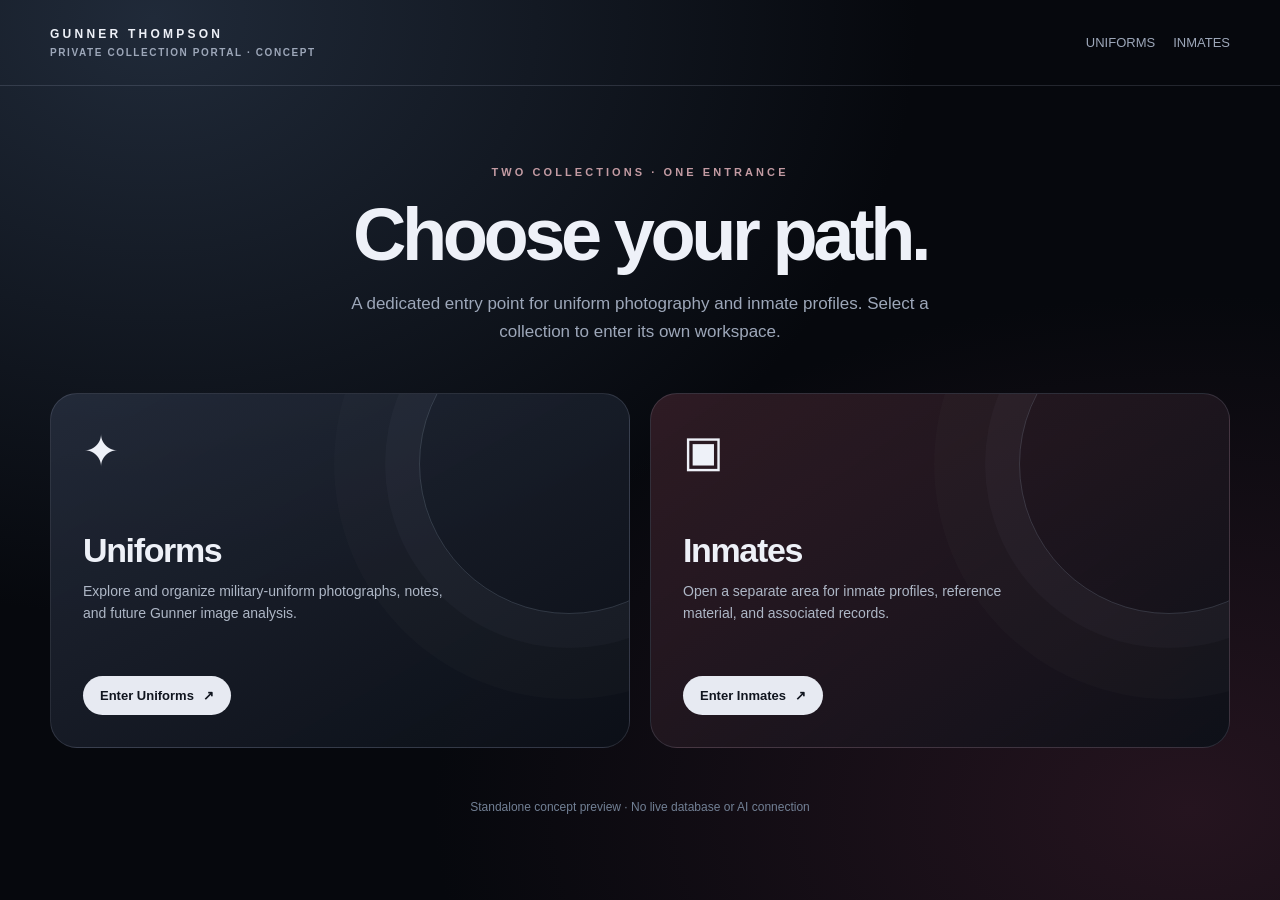
<file: index.html>
<!doctype html><html lang="en"><head><meta charset="utf-8"><meta name="viewport" content="width=device-width,initial-scale=1"><meta name="theme-color" content="#06080d"><title>Gunner Thompson | Choose a Collection</title><link rel="stylesheet" href="style.css"></head><body>
<header class="top"><a class="brand" href="index.html">GUNNER THOMPSON<small>PRIVATE COLLECTION PORTAL · CONCEPT</small></a><nav class="nav"><a href="uniforms.html">UNIFORMS</a><a href="inmates.html">INMATES</a></nav></header>
<main class="wrap"><section class="hero"><div class="eyebrow">Two collections · One entrance</div><h1>Choose your path.</h1><p>A dedicated entry point for uniform photography and inmate profiles. Select a collection to enter its own workspace.</p></section><section class="fork" aria-label="Choose a collection">
<a class="option" href="uniforms.html"><div class="orb"></div><div class="emblem" aria-hidden="true">✦</div><h2>Uniforms</h2><p>Explore and organize military-uniform photographs, notes, and future Gunner image analysis.</p><span class="pill">Enter Uniforms <span aria-hidden="true">↗</span></span></a>
<a class="option" href="inmates.html"><div class="orb"></div><div class="emblem" aria-hidden="true">▣</div><h2>Inmates</h2><p>Open a separate area for inmate profiles, reference material, and associated records.</p><span class="pill">Enter Inmates <span aria-hidden="true">↗</span></span></a>
</section></main><footer class="foot">Standalone concept preview · No live database or AI connection</footer></body></html>
</file>
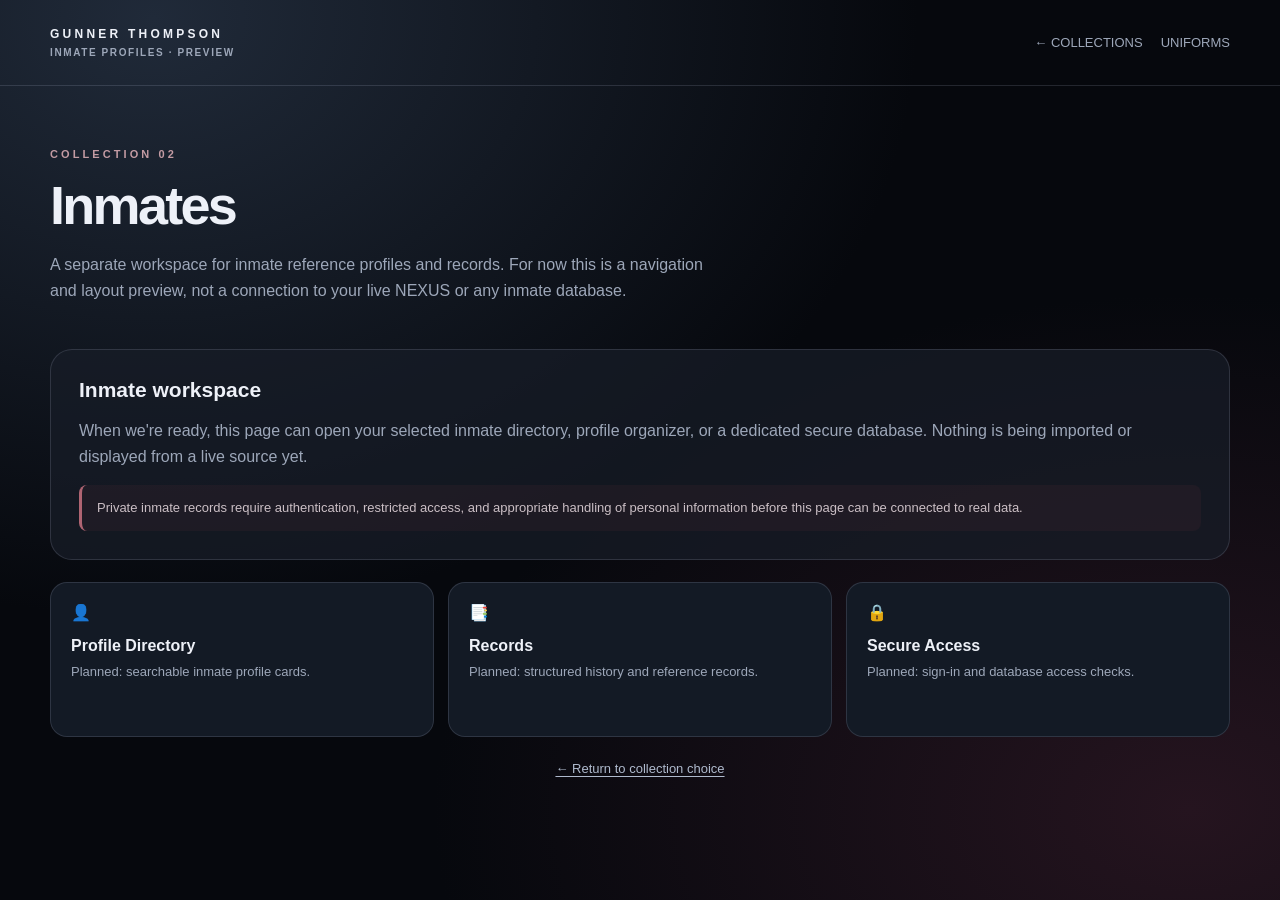
<file: inmates.html>
<!doctype html><html lang="en"><head><meta charset="utf-8"><meta name="viewport" content="width=device-width,initial-scale=1"><meta name="theme-color" content="#06080d"><title>Inmates | Gunner Thompson</title><link rel="stylesheet" href="style.css"></head><body><header class="top"><a class="brand" href="index.html">GUNNER THOMPSON<small>INMATE PROFILES · PREVIEW</small></a><nav class="nav"><a href="index.html">← COLLECTIONS</a><a href="uniforms.html">UNIFORMS</a></nav></header><main class="wrap"><section class="pagehead"><div class="eyebrow">Collection 02</div><h1>Inmates</h1><p>A separate workspace for inmate reference profiles and records. For now this is a navigation and layout preview, not a connection to your live NEXUS or any inmate database.</p></section><section class="panel"><h2>Inmate workspace</h2><p>When we're ready, this page can open your selected inmate directory, profile organizer, or a dedicated secure database. Nothing is being imported or displayed from a live source yet.</p><div class="notice">Private inmate records require authentication, restricted access, and appropriate handling of personal information before this page can be connected to real data.</div></section><section class="grid"><div class="tile">👤<strong>Profile Directory</strong><span>Planned: searchable inmate profile cards.</span></div><div class="tile">📑<strong>Records</strong><span>Planned: structured history and reference records.</span></div><div class="tile">🔒<strong>Secure Access</strong><span>Planned: sign-in and database access checks.</span></div></section><p class="foot"><a class="inline" href="index.html">← Return to collection choice</a></p></main></body></html>
</file>
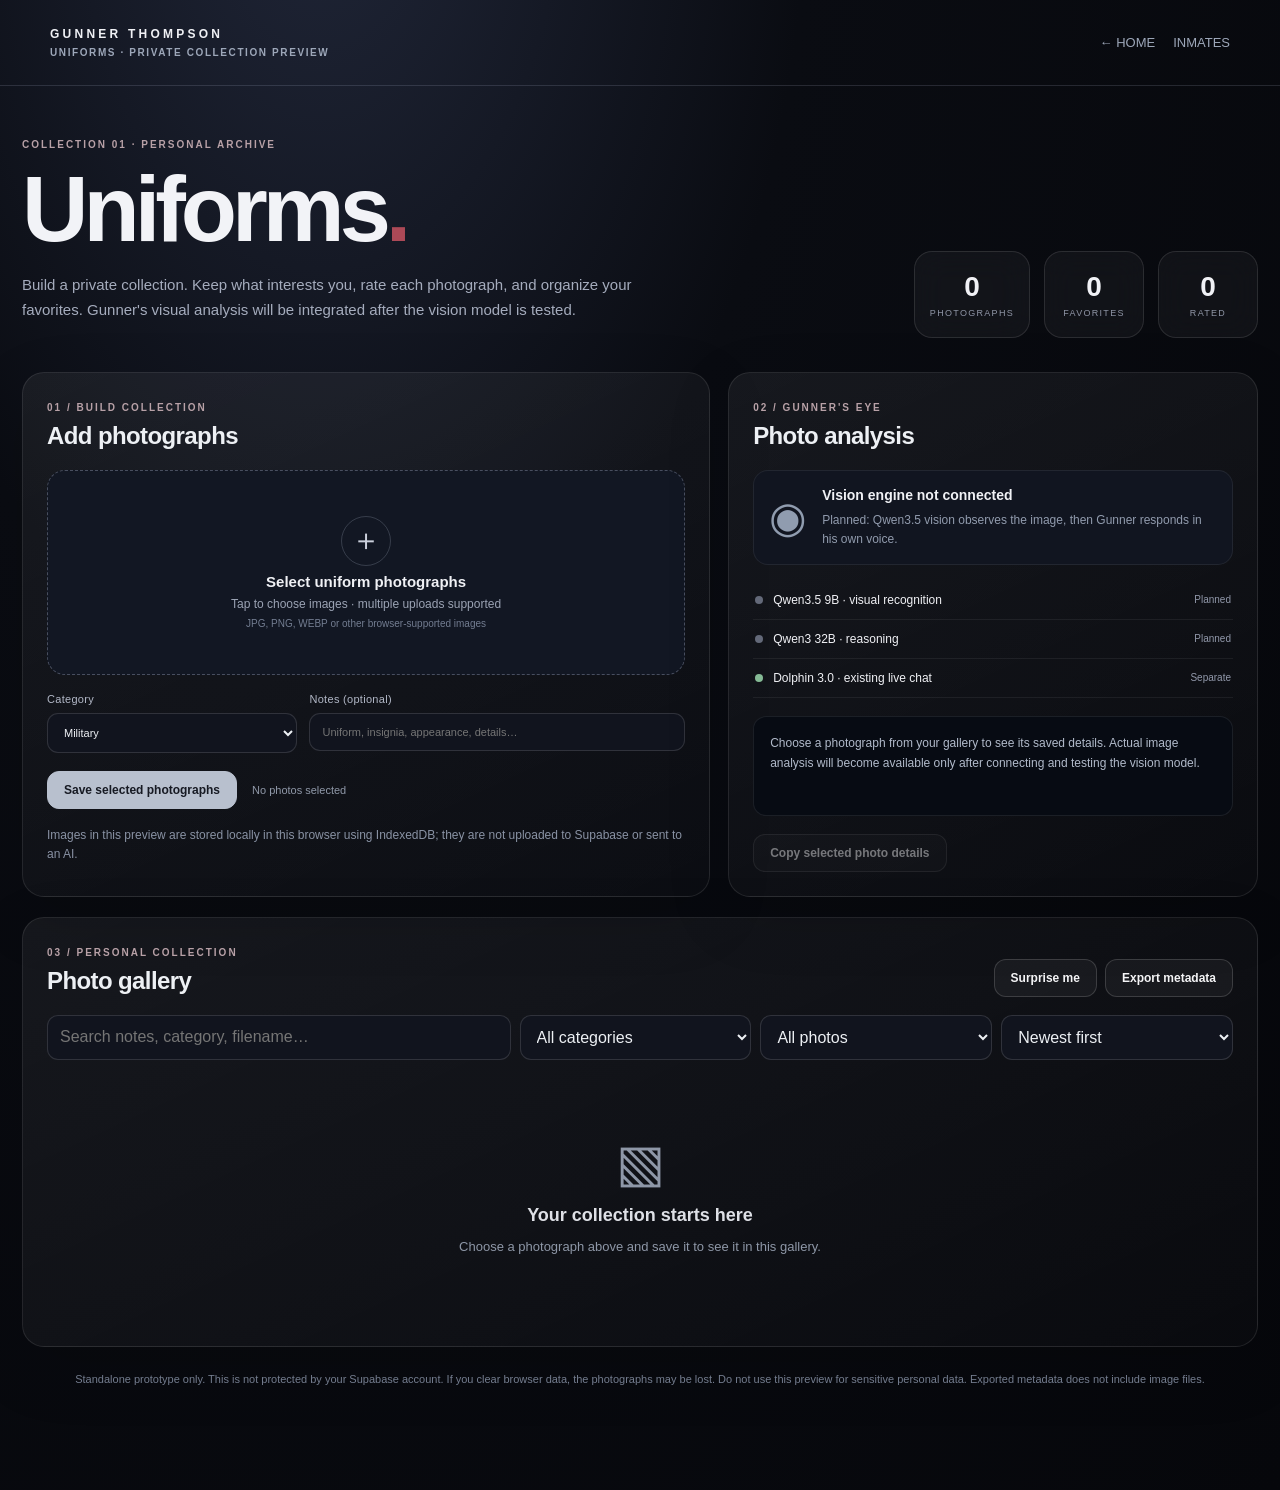
<file: uniforms.html>
<!doctype html>
<html lang="en"><head><meta charset="utf-8"><meta name="viewport" content="width=device-width,initial-scale=1"><meta name="theme-color" content="#080a0f"><title>Uniforms | Gunner Thompson</title><link rel="stylesheet" href="style.css"><link rel="stylesheet" href="uniforms.css"></head>
<body><header class="top"><a class="brand" href="index.html">GUNNER THOMPSON<small>UNIFORMS · PRIVATE COLLECTION PREVIEW</small></a><nav class="nav"><a href="index.html">← HOME</a><a href="inmates.html">INMATES</a></nav></header>
<main class="uniform-shell">
  <div class="uniform-hero"><div><div class="eyebrow">COLLECTION 01 · PERSONAL ARCHIVE</div><h1>Uniforms<span class="hero-dot">.</span></h1><p>Build a private collection. Keep what interests you, rate each photograph, and organize your favorites. Gunner's visual analysis will be integrated after the vision model is tested.</p></div><div class="hero-metrics"><div><strong id="totalCount">0</strong><span>PHOTOGRAPHS</span></div><div><strong id="favoriteCount">0</strong><span>FAVORITES</span></div><div><strong id="ratedCount">0</strong><span>RATED</span></div></div></div>
  <div class="un-grid">
  <section class="un-panel upload-panel"><div class="panel-heading"><span class="panel-kicker">01 / BUILD COLLECTION</span><h2>Add photographs</h2></div><label class="drop" id="dropZone" for="photoInput" tabindex="0"><span class="drop-icon">＋</span><strong>Select uniform photographs</strong><span>Tap to choose images · multiple uploads supported</span><small>JPG, PNG, WEBP or other browser-supported images</small></label><input id="photoInput" type="file" accept="image/*" multiple hidden><div class="upload-fields"><label>Category<select id="newCategory"><option>Military</option><option>Marine Corps</option><option>Navy</option><option>Army</option><option>Air Force</option><option>Law Enforcement</option><option>Corrections</option><option>Other</option></select></label><label>Notes (optional)<input id="newNotes" placeholder="Uniform, insignia, appearance, details…"></label></div><div class="upload-actions"><button class="un-btn primary" id="savePhotos">Save selected photographs</button><span id="selectedLabel">No photos selected</span></div><p class="un-muted">Images in this preview are stored locally in this browser using IndexedDB; they are not uploaded to Supabase or sent to an AI.</p></section>
  <section class="un-panel insight-panel"><div class="panel-heading"><span class="panel-kicker">02 / GUNNER'S EYE</span><h2>Photo analysis</h2></div><div class="insight-top"><div class="insight-orb">◉</div><div><strong>Vision engine not connected</strong><p>Planned: Qwen3.5 vision observes the image, then Gunner responds in his own voice.</p></div></div><div class="engine-list"><div><span class="engine-dot off"></span>Qwen3.5 9B · visual recognition <em>Planned</em></div><div><span class="engine-dot off"></span>Qwen3 32B · reasoning <em>Planned</em></div><div><span class="engine-dot on"></span>Dolphin 3.0 · existing live chat <em>Separate</em></div></div><div class="insight-output" id="analysisOutput">Choose a photograph from your gallery to see its saved details. Actual image analysis will become available only after connecting and testing the vision model.</div><button class="un-btn subtle" id="copyDetails" disabled>Copy selected photo details</button></section>
  </div>
  <section class="un-panel gallery-panel"><div class="gallery-title"><div><span class="panel-kicker">03 / PERSONAL COLLECTION</span><h2>Photo gallery</h2></div><div class="gallery-actions"><button class="un-btn subtle" id="randomBtn">Surprise me</button><button class="un-btn subtle" id="exportBtn">Export metadata</button></div></div><div class="filters"><input id="search" type="search" placeholder="Search notes, category, filename…" aria-label="Search photos"><select id="categoryFilter" aria-label="Filter category"><option value="all">All categories</option><option>Military</option><option>Marine Corps</option><option>Navy</option><option>Army</option><option>Air Force</option><option>Law Enforcement</option><option>Corrections</option><option>Other</option></select><select id="viewFilter" aria-label="Filter ratings"><option value="all">All photos</option><option value="favorites">Favorites</option><option value="rated">Rated</option><option value="unrated">Unrated</option><option value="hidden">Hidden</option></select><select id="sort" aria-label="Sort photos"><option value="new">Newest first</option><option value="old">Oldest first</option><option value="rating">Highest rated</option></select></div><div id="gallery" class="photo-grid" aria-live="polite"></div><div id="empty" class="empty-state"><span>▧</span><h3>Your collection starts here</h3><p>Choose a photograph above and save it to see it in this gallery.</p></div></section>
  <p class="privacy-note">Standalone prototype only. This is not protected by your Supabase account. If you clear browser data, the photographs may be lost. Do not use this preview for sensitive personal data. Exported metadata does not include image files.</p>
</main>
<dialog id="photoDialog" class="photo-dialog"><button class="close-dialog" id="closeDialog" aria-label="Close">×</button><div class="dialog-layout"><div class="dialog-image"><img id="dialogImg" alt="Selected uniform photograph"></div><div class="dialog-info"><span class="panel-kicker">PHOTOGRAPH RECORD</span><h2 id="dialogName">Photograph</h2><div id="dialogCategory" class="category-pill"></div><p id="dialogDate" class="un-muted"></p><label>Category<select id="editCategory"><option>Military</option><option>Marine Corps</option><option>Navy</option><option>Army</option><option>Air Force</option><option>Law Enforcement</option><option>Corrections</option><option>Other</option></select></label><label>Personal notes<textarea id="editNotes" rows="4" placeholder="What stands out to you?"></textarea></label><div class="rating-heading">YOUR RATING <strong id="ratingValue">Not rated</strong></div><div class="rating-stars" id="stars"><button data-star="1" aria-label="Rate 1 star">★</button><button data-star="2" aria-label="Rate 2 stars">★</button><button data-star="3" aria-label="Rate 3 stars">★</button><button data-star="4" aria-label="Rate 4 stars">★</button><button data-star="5" aria-label="Rate 5 stars">★</button></div><div class="dialog-actions"><button id="favBtn" class="un-btn subtle">♡ Favorite</button><button id="hideBtn" class="un-btn subtle">Hide photo</button><button id="saveDetails" class="un-btn primary">Save changes</button></div><button id="deleteBtn" class="un-btn danger">Delete photograph from local collection</button><div class="dialog-tip">Gunner has not examined this photograph. Your rating is independent of his future opinion.</div></div></div></dialog>
<script src="uniforms.js"></script></body></html>
</file>
<file: style.css>
:root{color-scheme:dark;--bg:#06080d;--panel:rgba(24,29,40,.74);--line:rgba(210,221,244,.14);--text:#eef1f8;--muted:#9da7b9;--red:#bb4355}*{box-sizing:border-box}body{margin:0;font-family:-apple-system,BlinkMacSystemFont,'Segoe UI',sans-serif;background:radial-gradient(ellipse at 12% 2%,#202a39 0%,transparent 48%),radial-gradient(ellipse at 93% 90%,#25141f 0%,transparent 45%),var(--bg);color:var(--text);min-height:100vh}button,a{font:inherit}a{color:inherit;text-decoration:none}.top{display:flex;align-items:center;justify-content:space-between;gap:18px;padding:27px max(24px,calc((100vw - 1180px)/2));border-bottom:1px solid var(--line)}.brand{font-size:12px;letter-spacing:.27em;font-weight:750}.brand small{display:block;letter-spacing:.16em;font-size:10px;color:var(--muted);margin-top:6px}.nav{display:flex;gap:18px;flex-wrap:wrap}.nav a{color:var(--muted);font-size:13px}.nav a:hover{color:#fff}.wrap{width:min(1180px,calc(100% - 40px));margin:auto}.hero{text-align:center;padding:80px 0 48px}.eyebrow{font-size:11px;font-weight:750;letter-spacing:.28em;color:#c39ba3;text-transform:uppercase}.hero h1{font-size:clamp(38px,6.4vw,74px);letter-spacing:-.06em;margin:18px 0 16px;line-height:1.06}.hero p{color:var(--muted);font-size:17px;line-height:1.6;max-width:630px;margin:0 auto}.fork{display:grid;grid-template-columns:repeat(2,minmax(0,1fr));gap:20px;padding-bottom:40px}.option{display:flex;flex-direction:column;position:relative;min-height:355px;overflow:hidden;border:1px solid var(--line);background:linear-gradient(150deg,rgba(42,50,67,.74),rgba(12,16,24,.88));border-radius:27px;padding:32px;transition:transform .2s,border-color .2s,box-shadow .2s}.option:hover{transform:translateY(-5px);border-color:rgba(226,232,246,.4);box-shadow:0 24px 55px #0008}.option:nth-child(2){background:linear-gradient(145deg,rgba(63,35,45,.7),rgba(12,16,24,.89))}.orb{position:absolute;right:-90px;top:-80px;width:300px;height:300px;border:1px solid #a3b3c637;border-radius:50%;box-shadow:0 0 0 34px #afbdcd08,0 0 0 85px #afbdcd05;pointer-events:none}.option .emblem{font-size:43px;margin-bottom:55px}.option h2{font-size:34px;letter-spacing:-.04em;margin:0 0 10px}.option p{font-size:14px;color:#aeb7c6;line-height:1.6;max-width:370px;margin:0 0 28px}.pill{display:inline-flex;width:max-content;align-items:center;gap:9px;border-radius:999px;padding:12px 17px;background:#e7eaf2;color:#10151f;font-weight:720;font-size:13px;margin-top:auto}.foot{text-align:center;color:#728095;font-size:12px;padding:12px 16px 35px}.pagehead{padding:62px 0 30px}.pagehead h1{font-size:clamp(32px,5vw,54px);letter-spacing:-.05em;margin:14px 0}.pagehead p{max-width:660px;color:var(--muted);line-height:1.6}.panel{background:var(--panel);border:1px solid var(--line);border-radius:22px;padding:28px;margin:0 0 22px}.panel h2{margin:0 0 10px;font-size:21px}.panel p{color:var(--muted);line-height:1.6}.grid{display:grid;grid-template-columns:repeat(3,minmax(0,1fr));gap:14px}.tile{background:#131a25;border:1px solid var(--line);border-radius:17px;padding:20px;min-height:155px}.tile strong{display:block;margin:15px 0 7px}.tile span{color:var(--muted);font-size:13px;line-height:1.5}.controls{display:flex;flex-wrap:wrap;gap:12px}.btn{display:inline-flex;align-items:center;justify-content:center;gap:8px;cursor:pointer;border-radius:12px;border:1px solid #808a9f4a;background:#252d3b;color:#fff;padding:12px 17px;font-weight:650}.btn:hover{background:#364154}.btn.primary{background:#dce1eb;color:#121925;border-color:transparent}.btn:disabled{opacity:.5;cursor:not-allowed}input[type=file]{color:var(--muted);max-width:100%}.preview{display:grid;grid-template-columns:repeat(auto-fill,minmax(155px,1fr));gap:13px;margin:20px 0}.preview article{position:relative;border:1px solid var(--line);background:#131923;border-radius:15px;overflow:hidden}.preview img{width:100%;height:165px;object-fit:cover;display:block}.preview div{padding:10px;font-size:12px;color:var(--muted);overflow-wrap:anywhere}.notice{border-left:3px solid #af6472;background:#5d2e3828;padding:13px 15px;border-radius:8px;font-size:13px;color:#cbbfc5;line-height:1.5}.status{color:#adb7c6;font-size:12px;min-height:20px}.inline{font-size:13px;color:#afbacd;text-decoration:underline;text-underline-offset:3px}@media(max-width:700px){.top{padding:22px}.fork,.grid{grid-template-columns:1fr}.hero{padding:63px 0 35px}.option{min-height:310px}.option .emblem{margin-bottom:36px}.nav{gap:12px}}
</file>
<file: uniforms.css>
:root{color-scheme:dark}body{background:radial-gradient(ellipse at 25% -10%,#202638 0%,#0a0c12 36%,#06070b 100%);color:#f0f1f5}.uniform-shell{max-width:1280px;margin:0 auto;padding:35px 22px 90px}.uniform-hero{display:flex;justify-content:space-between;gap:35px;align-items:flex-end;margin:18px 0 34px}.uniform-hero h1{font-size:clamp(48px,8vw,92px);line-height:1;margin:13px 0 18px;letter-spacing:-5px;color:#f2f3f7}.hero-dot{color:#ac4957}.uniform-hero p{color:#a5acbd;max-width:620px;line-height:1.65;font-size:15px}.eyebrow,.panel-kicker{font-size:10px;letter-spacing:2px;color:#b8a1a7;font-weight:700}.hero-metrics{display:flex;flex-shrink:0;gap:14px}.hero-metrics div{display:flex;flex-direction:column;align-items:center;min-width:100px;padding:19px 15px;border:1px solid #ffffff1c;border-radius:18px;background:#ffffff0a;backdrop-filter:blur(16px)}.hero-metrics strong{font-size:28px;font-weight:650}.hero-metrics span{font-size:9px;color:#8f96a6;letter-spacing:1.3px;margin-top:5px}.un-grid{display:grid;grid-template-columns:1.13fr .87fr;gap:18px}.un-panel{background:linear-gradient(155deg,#ffffff0e,#ffffff04);border:1px solid #ffffff19;border-radius:22px;padding:24px;box-shadow:0 20px 65px #0002}.panel-heading h2,.gallery-title h2{font-size:24px;color:#edf0f4;margin:7px 0 20px;letter-spacing:-.6px}.drop{display:flex;flex-direction:column;align-items:center;justify-content:center;text-align:center;border:1px dashed #697084a1;border-radius:18px;min-height:205px;gap:7px;cursor:pointer;background:#121723;transition:.2s}.drop:hover,.drop.drag{border-color:#c4cbd7;background:#202635}.drop-icon{display:grid;place-items:center;border:1px solid #9098a94b;width:50px;height:50px;border-radius:50%;font-size:30px;font-weight:200;color:#cbd0dc}.drop strong{font-size:15px}.drop span:not(.drop-icon){font-size:12px;color:#9ba3b4}.drop small{font-size:10px;color:#737d91}.upload-fields{display:grid;grid-template-columns:1fr 1.5fr;gap:12px;margin:18px 0}.un-panel label:not(.drop),.dialog-info label{display:flex;flex-direction:column;gap:8px;font-size:11px;letter-spacing:.3px;color:#b2b8c7}.un-panel input:not([type=file]),.un-panel select,.dialog-info textarea,.dialog-info select{background:#11141e;border:1px solid #ffffff21;border-radius:11px;color:#edf0f4;font:inherit;padding:12px;width:100%;min-width:0;outline:none}.un-panel input:focus,.un-panel select:focus,.dialog-info textarea:focus,.dialog-info select:focus{border-color:#9da9c0}.upload-actions{display:flex;align-items:center;gap:15px}.upload-actions span{font-size:11px;color:#9099a9}.un-btn{border:1px solid #ffffff28;border-radius:12px;background:#ffffff0b;color:#f4f4f6;padding:11px 16px;font-size:12px;font-weight:600;cursor:pointer}.un-btn.primary{background:#b8c0ce;color:#171a23;border-color:#b8c0ce}.un-btn:hover{filter:brightness(1.12)}.un-btn:disabled{opacity:.45;cursor:not-allowed}.un-btn.danger{color:#f0aab5;border-color:#aa43565f;background:#862b361c;margin-top:15px}.un-muted{color:#8992a4;font-size:12px;line-height:1.6}.upload-panel>.un-muted{margin:17px 0 0}.insight-top{display:flex;gap:15px;align-items:center;padding:15px;background:#111520;border:1px solid #ffffff12;border-radius:15px}.insight-orb{font-size:43px;color:#909caf}.insight-top strong{font-size:14px}.insight-top p{font-size:12px;color:#919bad;line-height:1.6;margin:7px 0 0}.engine-list{display:flex;flex-direction:column;margin:16px 0}.engine-list div{padding:12px 2px;display:flex;gap:10px;align-items:center;font-size:12px;border-bottom:1px solid #ffffff10}.engine-list em{font-style:normal;font-size:10px;color:#9299ab;margin-left:auto}.engine-dot{width:8px;height:8px;border-radius:50%;background:#636979;flex-shrink:0}.engine-dot.on{background:#85ba95}.insight-output{color:#b1baca;background:#070b13;padding:16px;border:1px solid #ffffff15;border-radius:13px;line-height:1.7;font-size:12px;min-height:100px;margin:18px 0}.gallery-panel{margin-top:20px}.gallery-title{display:flex;justify-content:space-between;align-items:center;gap:12px}.gallery-actions{display:flex;gap:8px}.filters{display:grid;grid-template-columns:2fr 1fr 1fr 1fr;gap:9px;margin:0 0 18px}.photo-grid{display:grid;grid-template-columns:repeat(4,minmax(0,1fr));gap:14px}.photo-card{border:1px solid #ffffff18;border-radius:16px;background:#121621;overflow:hidden;cursor:pointer;text-align:left;color:inherit;padding:0;transition:.2s}.photo-card:hover{transform:translateY(-3px);border-color:#ffffff4a}.photo-card img{width:100%;height:235px;object-fit:cover;display:block}.card-caption{padding:13px}.card-title{font-size:13px;font-weight:650;white-space:nowrap;overflow:hidden;text-overflow:ellipsis}.card-meta{display:flex;justify-content:space-between;font-size:10px;color:#9da5b5;margin-top:7px}.favorite-mark{color:#f1adb8}.photo-card.hidden-photo{opacity:.48}.empty-state{text-align:center;padding:55px 15px;color:#8e97a7}.empty-state span{font-size:52px}.empty-state h3{font-size:18px;color:#dee0e6;margin:12px 0}.empty-state p{font-size:13px}.privacy-note{color:#747d8f;font-size:11px;text-align:center;line-height:1.7;margin-top:23px}.photo-dialog{border:1px solid #ffffff28;padding:0;border-radius:20px;background:#111620;color:#f1f3f7;max-width:1000px;width:min(94vw,1000px);max-height:90vh;box-shadow:0 30px 130px #000a}.photo-dialog::backdrop{background:#000c;backdrop-filter:blur(9px)}.close-dialog{position:absolute;right:12px;top:10px;border:0;border-radius:50%;background:#262e3b;color:#fff;font-size:24px;width:35px;height:35px;cursor:pointer;z-index:5}.dialog-layout{display:grid;grid-template-columns:1.12fr .88fr;max-height:90vh;overflow:auto}.dialog-image{background:#05070b;min-height:420px;display:grid;place-items:center}.dialog-image img{max-width:100%;max-height:80vh;object-fit:contain}.dialog-info{padding:31px 26px}.dialog-info h2{overflow-wrap:anywhere;font-size:24px;margin:8px 0}.dialog-info label{margin:18px 0}.category-pill{display:inline-flex;padding:6px 11px;border:1px solid #ffffff25;border-radius:50px;color:#adb6c9;font-size:11px}.rating-heading{font-size:11px;color:#aab1c1;display:flex;justify-content:space-between}.rating-heading strong{color:#ecedef}.rating-stars{display:flex;gap:8px;margin:10px 0 23px}.rating-stars button{border:0;background:none;color:#566070;font-size:29px;cursor:pointer}.rating-stars button.active{color:#e3c68b}.dialog-actions{display:flex;gap:8px;flex-wrap:wrap}.dialog-tip{font-size:11px;line-height:1.6;color:#8390a3;margin-top:15px}@media(max-width:1000px){.un-grid{grid-template-columns:1fr}.photo-grid{grid-template-columns:repeat(3,minmax(0,1fr))}}@media(max-width:700px){.uniform-shell{padding:22px 14px 70px}.uniform-hero{display:block}.uniform-hero h1{letter-spacing:-2px}.hero-metrics{margin-top:23px}.hero-metrics div{flex:1;min-width:0}.un-panel{padding:17px}.filters{grid-template-columns:1fr 1fr}.filters input{grid-column:span 2}.photo-grid{grid-template-columns:repeat(2,minmax(0,1fr));gap:9px}.photo-card img{height:180px}.dialog-layout{grid-template-columns:1fr}.dialog-image{min-height:180px}.dialog-image img{max-height:45vh}.gallery-title{align-items:flex-start;flex-direction:column}.upload-fields{grid-template-columns:1fr}.dialog-info{padding:21px}.hero-metrics strong{font-size:23px}}
</file>
